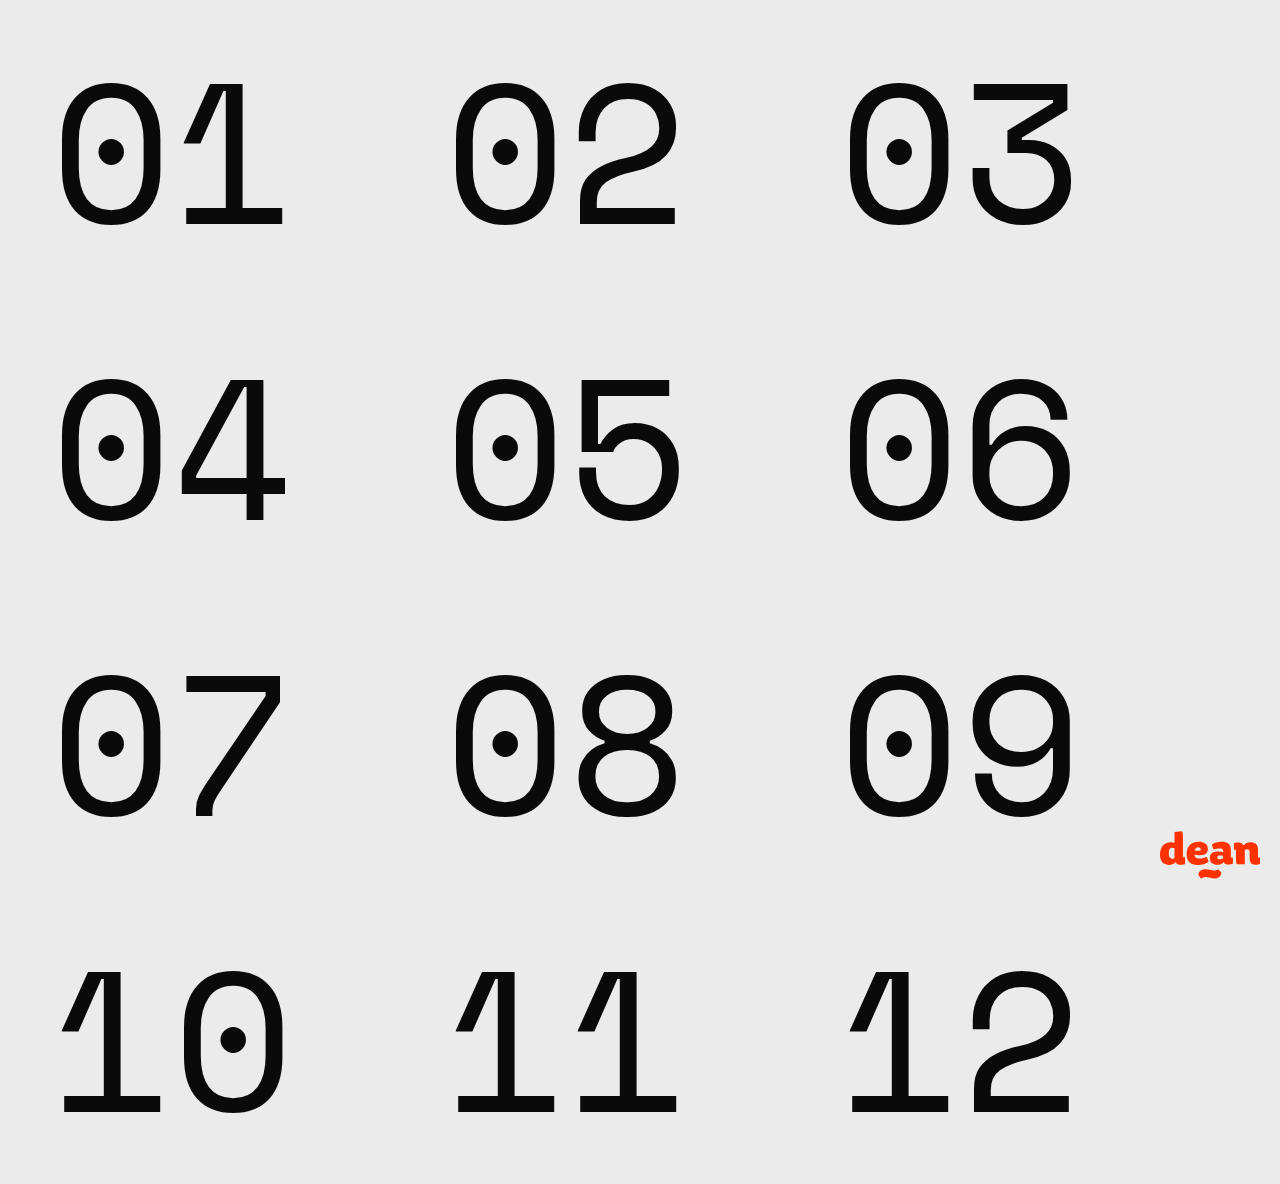
<file: index.html>
<!DOCTYPE html>
<html lang="en">
  <head>
    <link rel="icon" href="#" type="image/x-icon" />
    <style>
      .img-bottom-right {
        position: fixed;
        bottom: 20px;
        right: 20px;
      }
    </style>
    
    <meta charset="utf-8" />
    <meta http-equiv="X-UA-Compatible" content="IE=edge"> 
   
    <link rel="stylesheet" href="style.css" />
    <link rel="preconnect" href="https://fonts.googleapis.com" />
    <link rel="preconnect" href="https://fonts.gstatic.com" crossorigin />
    <link
      href="https://fonts.googleapis.com/css2?family=IBM+Plex+Mono&family=Space+Mono&display=swap"
      rel="stylesheet"
    />
    
    <title>dean.one</title>
  </head>
  
  <body>
    <div>
      <a href="./01-text/01.html">01</a>
      <a href="./02-elemente/02.html">02</a>
      <a href="./03-muster/03.html">03</a>
      <a href="./04-text/04.html">04</a>
      <a href="./05-kreis/05.html">05</a>
      <a href="./06-quadrat/06.html">06</a>
      <a href="./07-dreieck/07.html">07</a>
      <a href="./08-parallelogramm/08.html">08</a>
      <a href="./09-logo-animiert/09.html">09</a>
      <a href="./10-typo/10.html">10</a>
      <a href="./11-produkte/11.html">11</a>
      <a href="./12-danke/12.html">12</a>
    </div>

    <img
      src="./logo/dean.one-Logo-RGB.svg"
      class="img-bottom-right"
      height="50"
      width="100"
    />
  </body>
</html>
</file>
<file: style.css>
body {
  background-color: #ebebeb;
  margin: 0%;
  padding: 0;
  width: 100%;
  height: 100vh;
  font-size: 200px;
}

a {
  font-family: 'Space Mono', monospace;
  color: #0a0a0a;
  text-align: center;
  margin-inline: 50px;
  text-decoration-line: none;
  transform-origin: 0% 0%;
  transition: transform 0.3s;
  cursor: none;
}

a:hover {
  color: #fe3200;
}

.active {
  transform: translateX(var(--foo));
}
</file>
